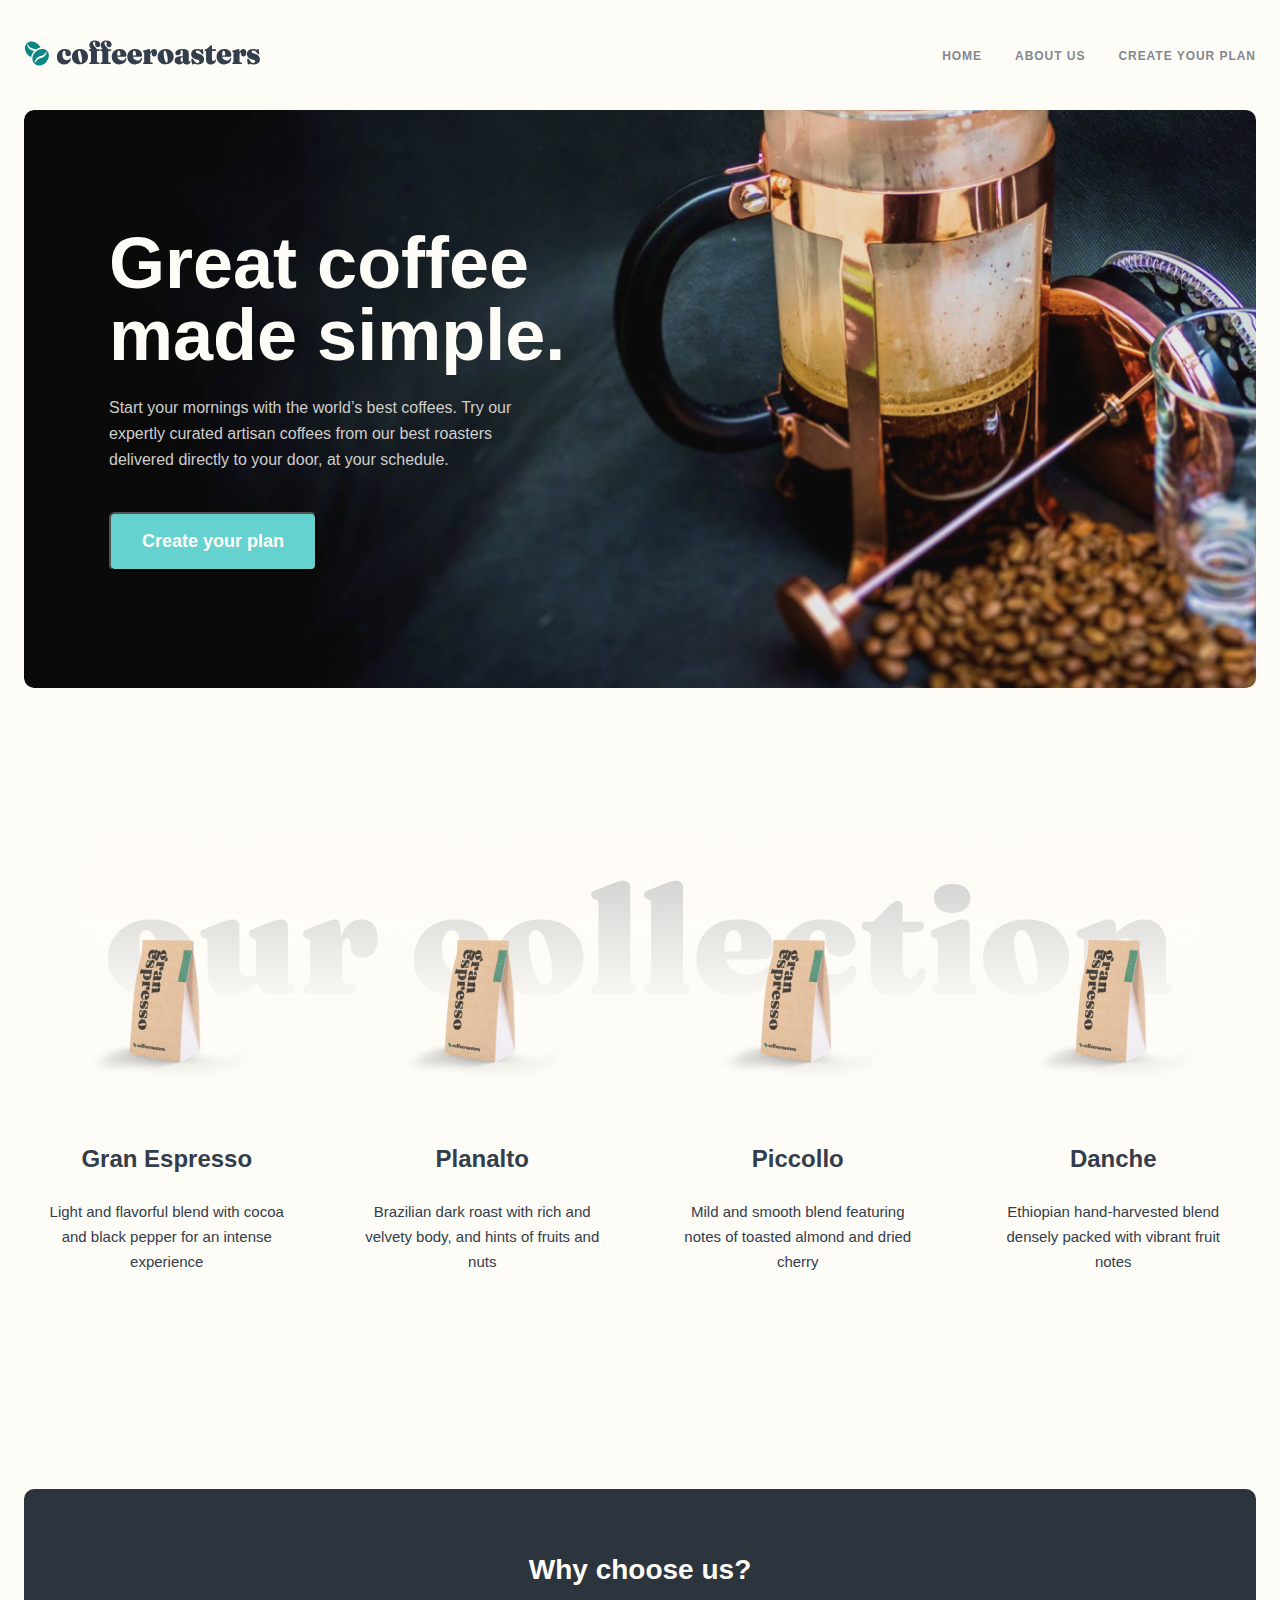
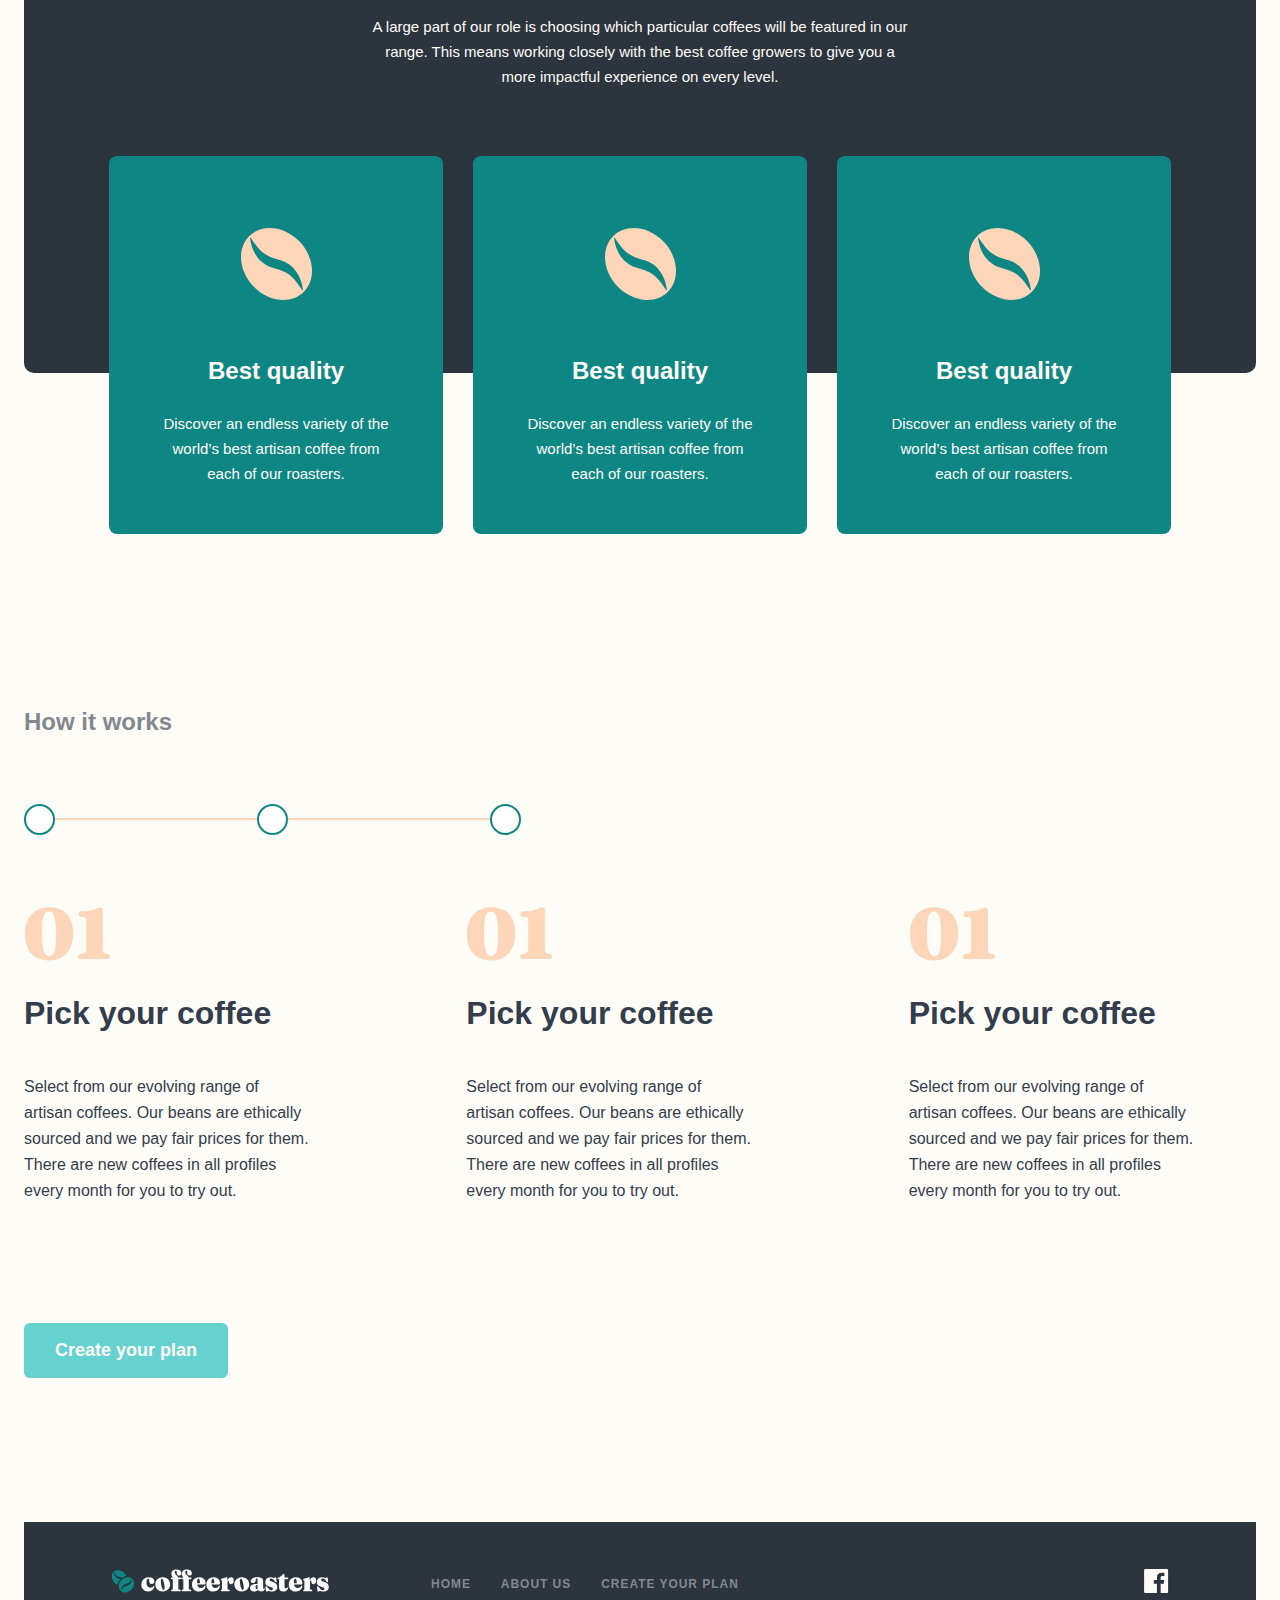
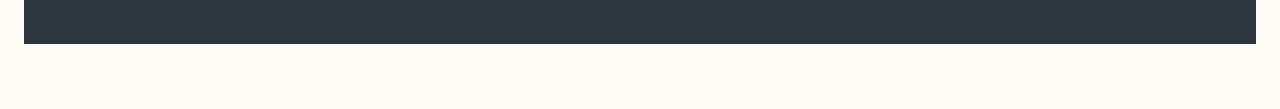
<file: index.html>
<!DOCTYPE html>
<html lang="en">

<head>
    <meta charset="UTF-8">
    <meta name="viewport" content="width=device-width, initial-scale=1.0">
    <link rel="stylesheet" href="https://necolas.github.io/normalize.css/8.0.1/normalize.css">
    <link rel="stylesheet" href="./css/main.css">
    <title>Document</title>
</head>

<body>
    <header class="header">
        <div class="container">
            <div class="header_block">
                <a class="header_logo" href="#">
                    <img src="./img/res_01.svg" alt="img">
                </a>
                <nav>
                    <ul class="header_list">
                        <li class="header_item">
                            <a class="header_link" href="#">HOME</a>
                        </li>
                        <li class="header_item">
                            <a class="header_link" href="./about_us.html">ABOUT US</a>
                        </li>
                        <li class="header_item">
                            <a class="header_link" href="#">Create your plan</a>
                        </li>
                    </ul>
                    <button class="header_btn"></button>
                </nav>
            </div>
        </div>
    </header>
    <main>
        <section class="hero">
            <div class="container">
                <div class="hero_block">
                    <h1 class="hero_title">Great coffee
                        made simple.</h1>
                    <p class="hero_text">Start your mornings with the world’s best coffees. Try our expertly curated
                        artisan coffees from our best roasters delivered directly to your door, at your schedule.</p>
                    <button class="hero_btn">Create your plan</button>
                </div>
            </div>
        </section>
        <section class="about">
            <div class="container">
                <div class="about_block">
                    <div class="imgs">
                    </div>
                    <ul class="about_list">
                        <li class="about_item">
                            <div class="imgss">
                                <img class="about_img" src="./img/about_inner_tablet.png" alt="img">
                            </div>
                            <div class="about_content">
                                <h3 class="about_title">Gran Espresso</h3>
                                <p class="about_text">Light and flavorful blend with cocoa and black pepper for an
                                    intense experience</p>
                            </div>
                        </li>
                        <li class="about_item">
                            <div class="imgss">
                                <img class="about_img" src="./img/about_inner_tablet.png" alt="img">
                            </div>
                            <div class="about_content">
                                <h3 class="about_title">Planalto</h3>
                                <p class="about_text">Brazilian dark roast with rich and velvety body, and hints of
                                    fruits and nuts</p>
                            </div>
                        </li>
                        <li class="about_item">
                            <div class="imgss">
                                <img class="about_img" src="./img/about_inner_tablet.png" alt="img">
                            </div>
                            <div class="about_content">
                                <h3 class="about_title">Piccollo</h3>
                                <p class="about_text">Mild and smooth blend featuring notes of toasted almond and dried
                                    cherry </p>
                            </div>
                        </li>
                        <li class="about_item">
                            <div class="imgss">
                                <img class="about_img" src="./img/about_inner_tablet.png" alt="img">
                            </div>
                            <div class="about_content">
                                <h3 class="about_title">Danche</h3>
                                <p class="about_text">Ethiopian hand-harvested blend densely packed with vibrant fruit
                                    notes</p>
                            </div>
                        </li>
                    </ul>
                </div>
            </div>
        </section>
        <section class="choose">
            <div class="container choose__container">
                <div class="choose__block">
                    <h2 class="choose__title">Why choose us?</h2>
                    <p class="choose__text">
                        A large part of our role is choosing which particular coffees will
                        be featured in our range. This means working closely with the best
                        coffee growers to give you a more impactful experience on every
                        level.
                    </p>
                </div>
                <ul class="choose__list">
                    <li class="choose__item">
                        <div class="choose__wrapper">
                            <h3 class="choose__sub_title">Best quality</h3>
                            <p class="choose__des">
                                Discover an endless variety of the world’s best artisan coffee
                                from each of our roasters.
                            </p>
                        </div>
                    </li>
                    <li class="choose__item">
                        <div class="choose__wrapper">
                            <h3 class="choose__sub_title">Best quality</h3>
                            <p class="choose__des">
                                Discover an endless variety of the world’s best artisan coffee
                                from each of our roasters.
                            </p>
                        </div>
                    </li>
                    <li class="choose__item">
                        <div class="choose__wrapper">
                            <h3 class="choose__sub_title">Best quality</h3>
                            <p class="choose__des">
                                Discover an endless variety of the world’s best artisan coffee
                                from each of our roasters.
                            </p>
                        </div>
                    </li>
                </ul>
            </div>
        </section>
        <section class="works">
            <div class="container">
                <div class="works_block">
                    <div class="works_coment">
                        <h3 class="works_title">How it works</h3>
                    </div>
                    <div class="wrapper">
                        <div class="box">
                            <div class="item item1"></div>
                            <div class="item item2"></div>
                            <div class="item item3"></div>
                        </div>
                    </div>
                    <ul class="works_list">
                        <li class="works_item">
                            <div class="works_img">
                                <img src="./img/works_mobil.svg" alt="img">
                            </div>
                            <h3 class="works_in_title">Pick your coffee</h3>
                            <p class="works_in_text">Select from our evolving range of artisan coffees. Our beans are
                                ethically sourced and we pay fair prices for them. There are new coffees in all profiles
                                every month for you to try out.</p>
                        </li>
                        <li class="works_item">
                            <div class="works_img">
                                <img src="./img/works_mobil.svg" alt="img">
                            </div>
                            <h3 class="works_in_title">Pick your coffee</h3>
                            <p class="works_in_text">Select from our evolving range of artisan coffees. Our beans are
                                ethically sourced and we pay fair prices for them. There are new coffees in all profiles
                                every month for you to try out.</p>
                        </li>
                        <li class="works_item">
                            <div class="works_img">
                                <img src="./img/works_mobil.svg" alt="img">
                            </div>
                            <h3 class="works_in_title">Pick your coffee</h3>
                            <p class="works_in_text">Select from our evolving range of artisan coffees. Our beans are
                                ethically sourced and we pay fair prices for them. There are new coffees in all profiles
                                every month for you to try out.</p>
                        </li>
                    </ul>
                    <button class="works_btn">Create your plan</button>
                </div>
            </div>
        </section>
    </main>
    <footer class="footer">
        <div class="container">
            <div class="footer_block">
                <div class="footer_com">
                    <div class="footer_coment">
                        <img src="./img/footer_mobil.svg" alt="img">
                    </div>
                    <ul class="footer_list">
                        <!-- <li class="footer_item_1">
                            <ul class="fo_list"> -->
                                <li class="fo_item">
                                    <a class="footer_link" href="#">HOME</a>
                                </li>
                                <li class="fo_item">
                                    <a class="footer_link" href="#">ABOUT US</a>
                                </li>
                                <li class="fo_item">
                                    <a class="footer_link" href="#">Create your plan</a>
                                </li>
                            <!-- </ul>
                        </li> -->
                        <!-- <li class="footer_item_2"> -->
    
                        <!-- </li> -->
                    </ul>
                </div>
                <ul class="fot_list">
                    <li class="fot_item">
                        <a href="#">
                            <img src="./img/footer_mobile_1.svg" alt="img">
                        </a>
                    </li>                   
                </ul>
            </div>
        </div>
    </footer>
</body>

</html>
</file>
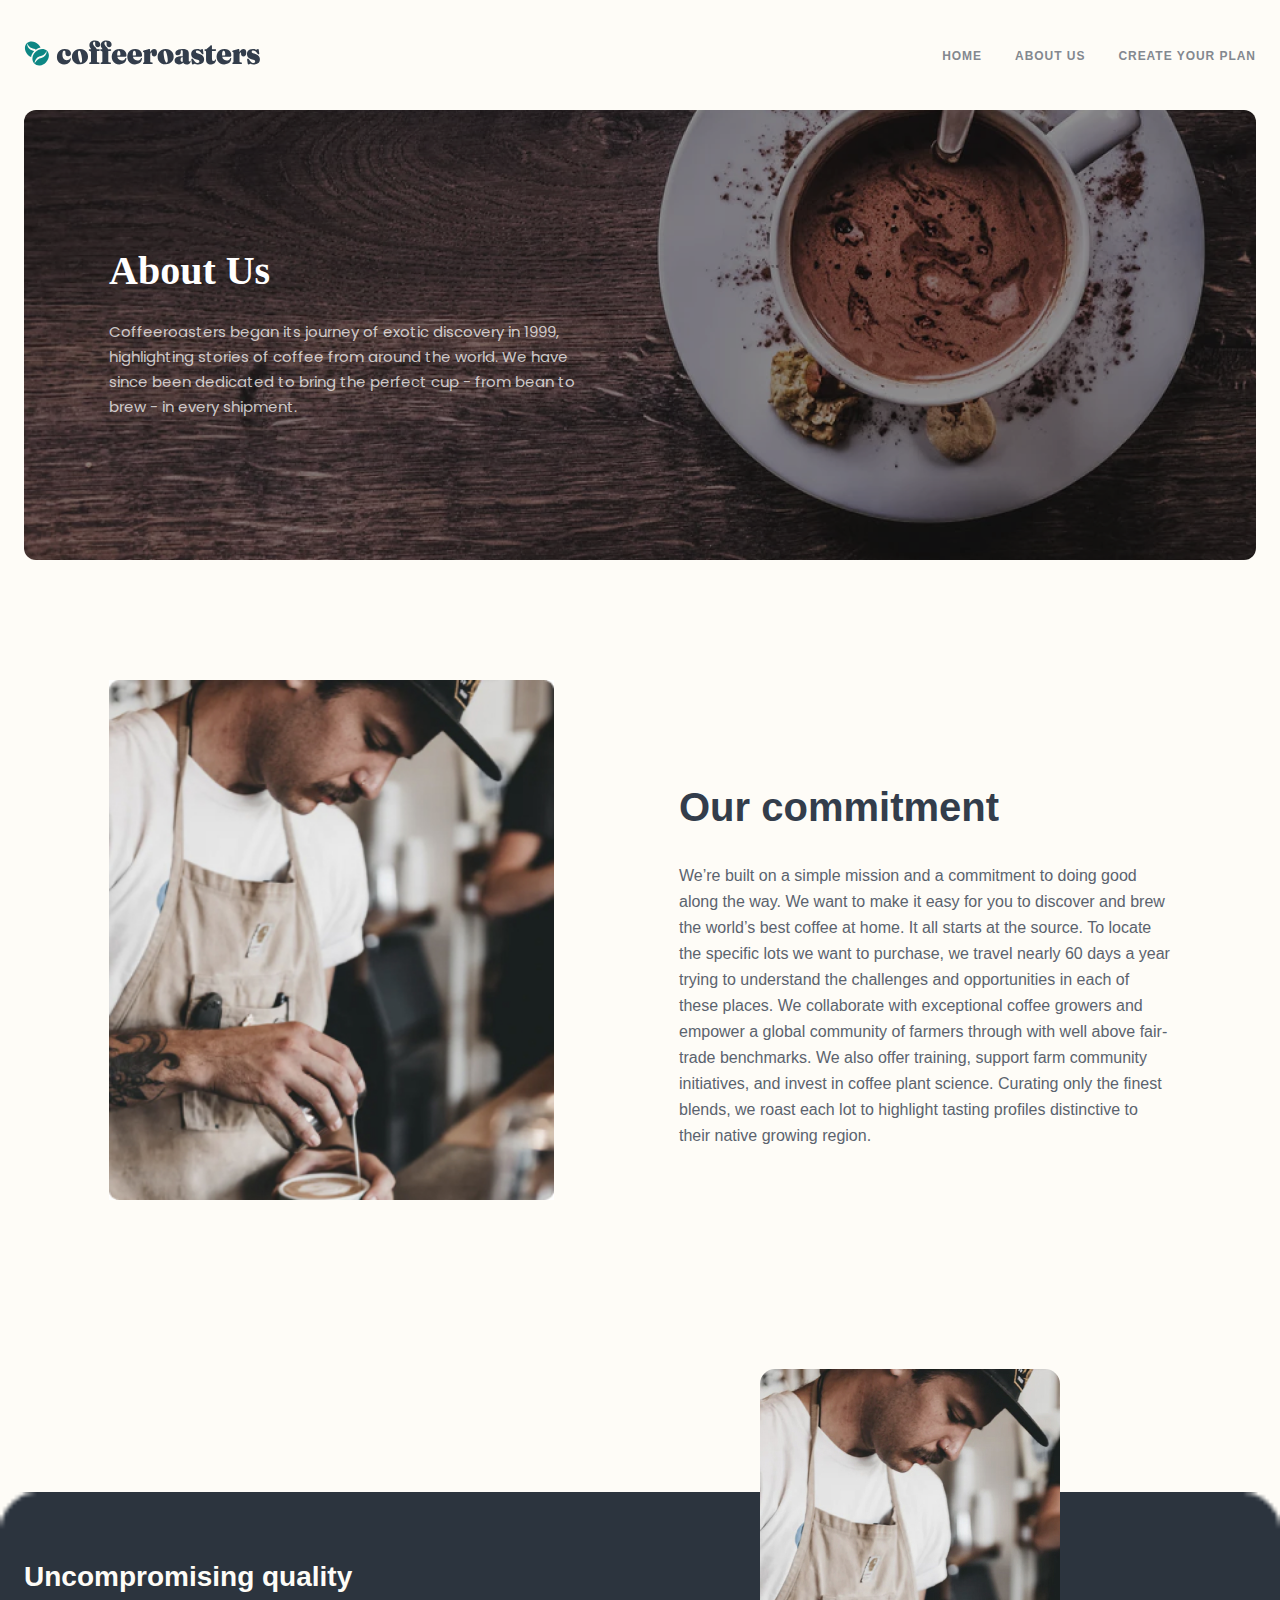
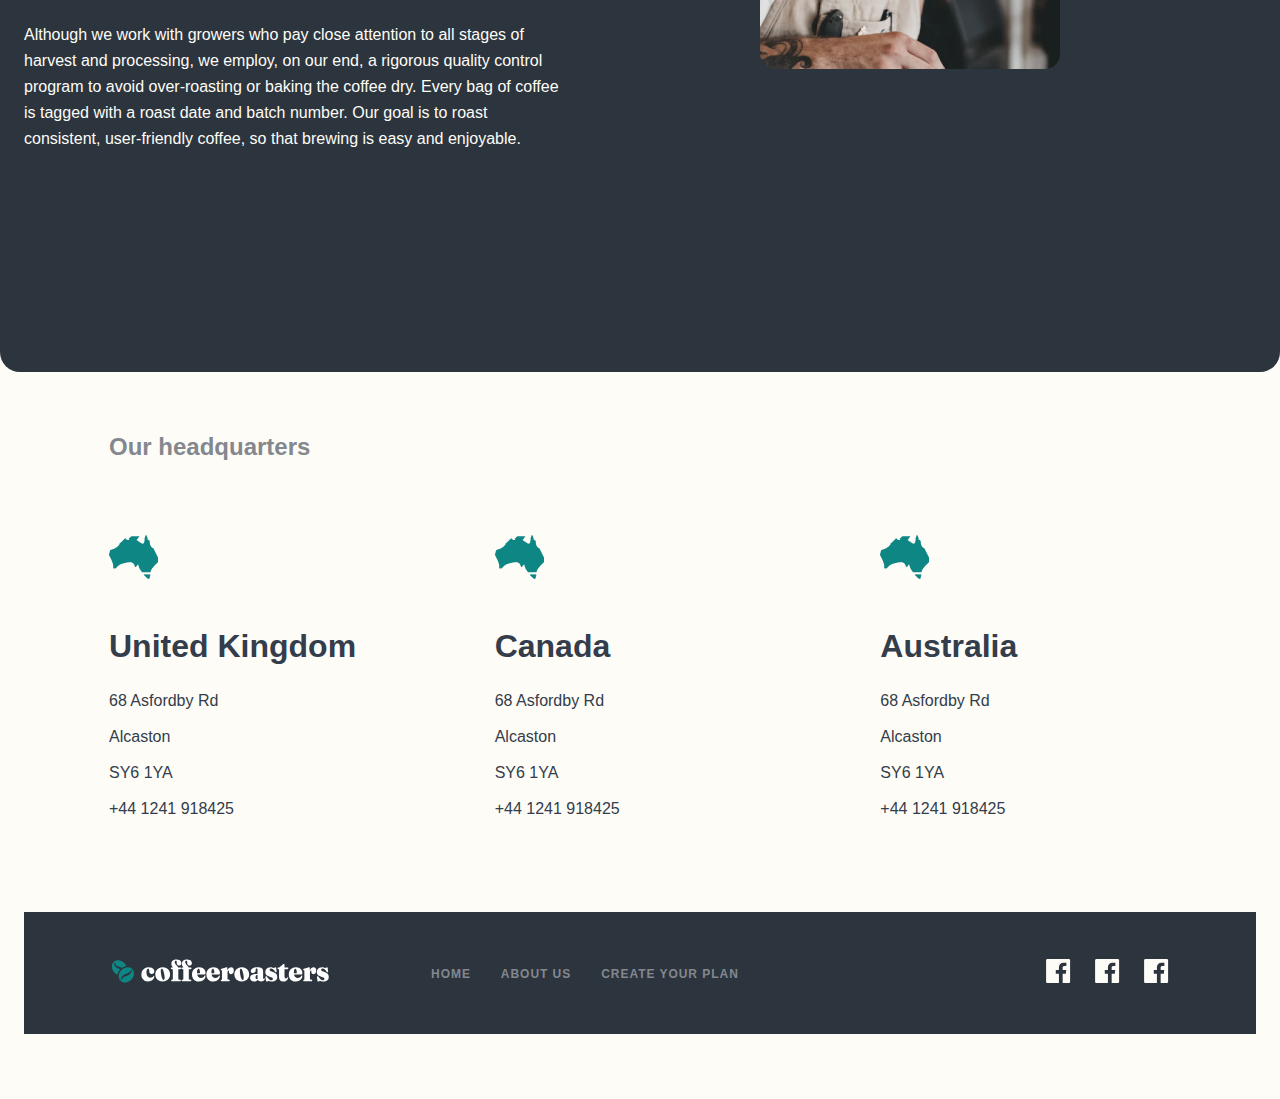
<file: about_us.html>
<!DOCTYPE html>
<html lang="en">

<head>
    <meta charset="UTF-8">
    <meta name="viewport" content="width=device-width, initial-scale=1.0">
    <link rel="stylesheet" href="./css/main.css">
    <title>Document</title>
</head>

<body>
    <header class="header">
        <div class="container">
            <div class="header_block">
                <a class="header_logo" href="#">
                    <img src="./img/res_01.svg" alt="img">
                </a>
                <nav>
                    <ul class="header_list">
                        <li class="header_item">
                            <a class="header_link" href="./index.html">HOME</a>
                        </li>
                        <li class="header_item">
                            <a class="header_link" href="./about_us.html">ABOUT US</a>
                        </li>
                        <li class="header_item">
                            <a class="header_link" href="#">Create your plan</a>
                        </li>
                    </ul>
                    <button class="header_btn"></button>
                </nav>
            </div>
        </div>
    </header>
    <main>
        <section class="heros">
            <div class="container">
                <div class="heros__div ">
                    <p class="heros__text-1">About Us</p>
                    <p class="heros__text-2">
                        Coffeeroasters began its journey of exotic discovery in 1999, <br>highlighting stories of coffee
                        from around the world. We have <br>since been dedicated to bring the perfect cup - from bean to
                        <br>brew - in every shipment.
                    </p>
                </div>
            </div>
        </section>
        <section class="our">
            <div class="container">
                <div class="our_block">
                    <div class="our_img">
                        <img class="our_imgs" src="./img/our_mobile.jpg" alt="img">
                    </div>
                    <div class="our_content">
                        <h2 class="our_title">Our commitment</h2>
                        <p class="our_text">We’re built on a simple mission and a commitment to doing good along the
                            way. We want to make it easy for you to discover and brew the world’s best coffee at home.
                            It all starts at the source. To locate the specific lots we want to purchase, we travel
                            nearly 60 days a year trying to understand the challenges and opportunities in each of these
                            places. We collaborate with exceptional coffee growers and empower a global community of
                            farmers through with well above fair-trade benchmarks. We also offer training, support farm
                            community initiatives, and invest in coffee plant science. Curating only the finest blends,
                            we roast each lot to highlight tasting profiles distinctive to their native growing region.
                        </p>
                    </div>
                </div>
            </div>
        </section>
        <section class="quality">
            <div class="container">
                <div class="quality_block">
                    <div class="quality_item">
                        <img class="quality_img" src="./img/quality_mobile.jpg" alt="img">
                    </div>
                    <div class="quality_title">
                        <h3 class="quality_tx">Uncompromising quality</h3>
                        <p class="quality_text">Although we work with growers who pay close attention to all stages of
                            harvest and processing, we employ, on our end, a rigorous quality control program to avoid
                            over-roasting or baking the coffee dry. Every bag of coffee is tagged with a roast date and
                            batch number. Our goal is to roast
                            consistent, user-friendly coffee, so that brewing is easy and enjoyable.</p>
                    </div>
                </div>
            </div>
        </section>
        <section class="headquarters">
            <div class="container">
                <div class="quar_block">
                    <div class="quar_coment">
                        <h3 class="quar_title">Our headquarters</h3>
                    </div>
                    <div class="quar_content">
                        <ul class="quar_list">
                            <li class="quar_item">
                                <div class="quar_imgs">
                                    <img src="./img/avstriya.png" alt="img">
                                </div>
                                <div class="quar_texts">
                                    <h2 class="quar_in_title">United Kingdom</h2>
                                    <ul class="quar_in_list">
                                        <li class="quar_in_item">
                                            <a class="quar_link" href="#">68  Asfordby Rd</a>
                                        </li>
                                        <li class="quar_in_item">
                                            <a class="quar_link" href="#">Alcaston</a>
                                        </li>
                                        <li class="quar_in_item">
                                            <a class="quar_link" href="#">SY6 1YA</a>
                                        </li>
                                        <li class="quar_in_item">
                                            <a class="quar_link" href="#">+44 1241 918425</a>
                                        </li>
                                    </ul>
                                </div>
                            </li>
                            <li class="quar_item">
                                <div class="quar_imgs">
                                    <img src="./img/avstriya.png" alt="img">
                                </div>
                                <div class="quar_texts">
                                    <h2 class="quar_in_title">Canada</h2>
                                    <ul class="quar_in_list">
                                        <li class="quar_in_item">
                                            <a class="quar_link" href="#">68  Asfordby Rd</a>
                                        </li>
                                        <li class="quar_in_item">
                                            <a class="quar_link" href="#">Alcaston</a>
                                        </li>
                                        <li class="quar_in_item">
                                            <a class="quar_link" href="#">SY6 1YA</a>
                                        </li>
                                        <li class="quar_in_item">
                                            <a class="quar_link" href="#">+44 1241 918425</a>
                                        </li>
                                    </ul>
                                </div>
                            </li>
                            <li class="quar_item">
                                <div class="quar_imgs">
                                    <img src="./img/avstriya.png" alt="img">
                                </div>
                                <div class="quar_texts">
                                    <h2 class="quar_in_title">Australia</h2>
                                    <ul class="quar_in_list">
                                        <li class="quar_in_item">
                                            <a class="quar_link" href="#">68  Asfordby Rd</a>
                                        </li>
                                        <li class="quar_in_item">
                                            <a class="quar_link" href="#">Alcaston</a>
                                        </li>
                                        <li class="quar_in_item">
                                            <a class="quar_link" href="#">SY6 1YA</a>
                                        </li>
                                        <li class="quar_in_item">
                                            <a class="quar_link" href="#">+44 1241 918425</a>
                                        </li>
                                    </ul>
                                </div>
                            </li>
                        </ul>
                    </div>
                </div>
            </div>
        </section>
    </main>
    <footer class="footer">
        <div class="container">
            <div class="footer_block">
                <div class="footer_com">
                    <div class="footer_coment">
                        <img src="./img/footer_mobil.svg" alt="img">
                    </div>
                    <ul class="footer_list">
                        <!-- <li class="footer_item_1">
                            <ul class="fo_list"> -->
                                <li class="fo_item">
                                    <a class="footer_link" href="#">HOME</a>
                                </li>
                                <li class="fo_item">
                                    <a class="footer_link" href="#">ABOUT US</a>
                                </li>
                                <li class="fo_item">
                                    <a class="footer_link" href="#">Create your plan</a>
                                </li>
                            <!-- </ul>
                        </li> -->
                        <!-- <li class="footer_item_2"> -->
    
                        <!-- </li> -->
                    </ul>
                </div>
                <ul class="fot_list">
                    <li class="fot_item">
                        <img src="./img/footer_mobile_1.svg" alt="img">
                    </li>
                    <li class="fot_item">
                        <img src="./img/footer_mobile_1.svg" alt="img">
                    </li>
                    <li class="fot_item">
                        <img src="./img/footer_mobile_1.svg" alt="img">
                    </li>
                </ul>
            </div>
        </div>
    </footer>
</body>

</html>
</file>
<file: css/main.css>
@import url("https://fonts.googleapis.com/css2?family=Poppins:ital,wght@0,100;0,200;0,300;0,400;0,500;0,600;0,700;0,800;0,900;1,100;1,200;1,300;1,400;1,500;1,600;1,700;1,800;1,900&display=swap");
html {
  -webkit-box-sizing: border-box;
          box-sizing: border-box;
}

*,
::before,
::after {
  -webkit-box-sizing: inherit;
          box-sizing: inherit;
}

ul,
ol {
  list-style: none;
  padding: 0;
  margin: 0;
}

a {
  text-decoration: none;
  display: inline-block;
}

h1,
h2,
h3,
h4,
h5,
p {
  margin: 0;
}

img {
  width: auto;
  height: auto;
}

body {
  overflow-x: hidden;
  margin: 0;
  font-family: "Rubik", sans-serif;
  background-color: #FEFCF7;
}

:root {
  --c1-a: #151515;
  --c1-b: #575757;
  --c1-c: #a9a9a9;
  --c1-d: #d1d1d1;
  --c1-e: #ebebeb;
  --c1-f: #f5f5f5;
  --c1-h: #f9f9f9;
  --c1-j: #fff;
  --c1-i: #fdfdfd;
  --c2-a: #6a983c;
  --c2-b: #46760a;
  --c2-c: #92c064;
  --c2-d: #c8deb3;
  --c2-e: #f4f8ec;
  --c3-a: #d0a866;
  --c3-b: #b28a48;
  --c3-c: #ecd2a6;
  --c3-d: #faedd8;
  --c3-e: #fff9f0;
  --c4-a: #e5704b;
  --c4-b: #c7522d;
  --c4-c: #eb8d70;
  --c4-d: #f7c6b7;
  --c4-e: #fff1ed;
  --c5-a: #37d0d6;
  --c5-b: #19b2b8;
  --c5-c: #7cd0d3;
  --c5-d: #b9e6e8;
  --c5-e: #ecf6f6;
}

.container {
  max-width: 1328px;
  margin-left: auto;
  margin-right: auto;
  padding-left: 24px;
  padding-right: 24px;
}

.about_block {
  border-radius: 10px;
  text-align: center;
}

.about {
  padding-top: 120px;
  padding-bottom: 47px;
  background-image: url(../img/about_tablet.png);
  margin-left: auto;
  margin-right: auto;
  background-repeat: no-repeat;
  background-position: top center;
}

.about_img {
  margin-bottom: 24px;
}

.about_title {
  font-weight: 900;
  font-size: 24px;
  line-height: 133%;
  margin-bottom: 16px;
  color: #333d4b;
}

.about_text {
  font-weight: 400;
  font-size: 15px;
  line-height: 167%;
  color: #333d4b;
}

.about_item {
  text-align: center;
  margin-bottom: 48px;
}

@media screen and (min-width: 768px) {
  .about {
    background-image: url(../img/about_mobiles.png);
    background-position: top 57px center;
  }
  .about_title {
    font-size: 24px;
    line-height: 133%;
    text-align: start;
  }
  .about_text {
    width: 282px;
    font-size: 15px;
    text-align: start;
    line-height: 167%;
  }
  .about_item {
    padding: 0 98px;
    display: -webkit-box;
    display: -ms-flexbox;
    display: flex;
    -webkit-box-align: center;
        -ms-flex-align: center;
            align-items: center;
    gap: 36px;
  }
}
@media screen and (min-width: 1210px) {
  .about {
    background-image: url(../img/about_desctop.png);
    background-position: top 10px center;
  }
  .about_title {
    font-size: 24px;
    text-align: center;
    line-height: 133%;
    margin-bottom: 24px;
  }
  .about_text {
    width: 254px;
    font-size: 15px;
    line-height: 167%;
    text-align: center;
  }
  .about_item {
    -webkit-box-orient: vertical;
    -webkit-box-direction: normal;
        -ms-flex-direction: column;
            flex-direction: column;
  }
  .about_list {
    gap: 30px;
    display: -webkit-box;
    display: -ms-flexbox;
    display: flex;
  }
  .about_item {
    margin-left: auto;
    margin-right: auto;
  }
  .about_item {
    padding: 0;
    text-align: center;
  }
}
.header {
  padding-top: 40px;
  padding-bottom: 40px;
}

.header_btn {
  width: 16px;
  height: 16px;
  border-color: transparent;
  border: none;
  background-repeat: no-repeat;
  background-image: url(../img/res_2.svg);
  cursor: pointer;
  background-position: center;
}

.header_block {
  display: -webkit-box;
  display: -ms-flexbox;
  display: flex;
  -webkit-box-align: center;
      -ms-flex-align: center;
          align-items: center;
  -webkit-box-pack: justify;
      -ms-flex-pack: justify;
          justify-content: space-between;
}

.header_logo {
  display: inline-block;
  width: 163px;
}

.header_list {
  display: none;
  gap: 33px;
}

@media screen and (min-width: 768px) {
  .header_logo {
    width: 236px;
  }
  .header_btn {
    display: none;
  }
  .header_list {
    display: -webkit-box;
    display: -ms-flexbox;
    display: flex;
  }
}
@media screen and (min-width: 1100px) {
  .header_block {
    display: -webkit-box;
    display: -ms-flexbox;
    display: flex;
    -webkit-box-pack: justify;
        -ms-flex-pack: justify;
            justify-content: space-between;
  }
}
.header_link {
  font-weight: 700;
  font-size: 12px;
  line-height: 125%;
  letter-spacing: 0.08em;
  text-transform: uppercase;
  color: #83888f;
}

.hero_block {
  padding: 100px 24px;
  background-repeat: no-repeat;
  border-radius: 10px;
  background-size: cover;
  text-align: center;
  background-image: url(../img/hero_mobile.png);
}

.hero_title {
  font-weight: 900;
  font-size: 40px;
  line-height: 100%;
  color: #fefcf7;
  margin-bottom: 24px;
}

.hero_text {
  font-weight: 400;
  font-size: 15px;
  line-height: 167%;
  color: #cfcecb;
  margin-bottom: 39px;
}

.hero_btn {
  font-weight: 900;
  background-color: #0E8684;
  font-size: 18px;
  line-height: 139%;
  border-radius: 6px;
  color: #fefcf7;
  padding: 15px 31px;
}

@media screen and (min-width: 768px) {
  .hero_block {
    padding: 104px 58px;
    text-align: start;
    background-image: url(../img/hero_tablet.png);
  }
  .hero_title {
    font-size: 48px;
    line-height: 100%;
    width: 350px;
  }
  .hero_text {
    font-size: 15px;
    width: 398px;
    line-height: 167%;
  }
}
@media screen and (min-width: 992px) {
  .hero_block {
    padding: 117px 85px;
    text-align: start;
    background-image: url(../../img/hero_decstob.png);
  }
  .hero_title {
    font-size: 72px;
    line-height: 100%;
    width: 493px;
  }
  .hero_text {
    font-size: 16px;
    line-height: 162%;
    width: 445px;
  }
  .hero_btn {
    background-color: #66d2cf;
  }
}
.hero {
  padding-bottom: 120px;
}

.choose__text {
  font-family: var(--second-family);
  font-weight: 400;
  font-size: 15px;
  line-height: 167%;
  text-align: center;
  color: #fefcf7;
}

.choose {
  padding-top: 120px;
  padding-bottom: 147px;
}

.choose__title {
  font-family: var(--font-family);
  font-weight: 900;
  font-size: 28px;
  line-height: 100%;
  margin-bottom: 30px;
  text-align: center;
  color: #fefcf7;
}

.choose__block {
  background-color: #2c343e;
  padding: 67px 24px;
  border-radius: 10px;
  position: relative;
}
.choose__block::after {
  content: "";
  position: absolute;
  left: 0;
  border-radius: 10px;
  right: 0;
  height: 600px;
  background-color: #2c343e;
  z-index: -1;
}

.choose__list {
  padding: 0 24px;
}

.choose__item {
  background-color: #0e8784;
  border-radius: 8px;
  padding: 72px 34px 51px 34px;
  margin-bottom: 25px;
  text-align: center;
}
.choose__item::before {
  content: "";
  width: 72px;
  height: 72px;
  margin-bottom: 56px;
  display: inline-block;
  background-repeat: no-repeat;
  background-position: center;
  background-image: url("../../img/choose_tablet.svg");
}

.choose__sub_title {
  font-family: var(--font-family);
  font-weight: 900;
  font-size: 24px;
  line-height: 133%;
  margin-bottom: 24px;
  color: #fefcf7;
}

.choose__des {
  font-family: var(--second-family);
  font-weight: 400;
  font-size: 15px;
  line-height: 167%;
  color: #fefcf7;
}

@media screen and (min-width: 768px) {
  .choose__item {
    display: -webkit-box;
    display: -ms-flexbox;
    display: flex;
    -webkit-box-align: center;
        -ms-flex-align: center;
            align-items: center;
    text-align: start;
    padding: 41px 48px 41px 70px;
    gap: 55px;
  }
  .choose__item::before {
    -ms-flex-negative: 0;
        flex-shrink: 0;
    margin-bottom: 0;
  }
  .choose__list {
    padding: 0 58px;
  }
  .choose__block::after {
    height: 372px;
  }
}
@media screen and (min-width: 1100px) {
  .choose__list {
    display: grid;
    padding: 0 85px;
    gap: 30px;
    grid-template-columns: repeat(3, 1fr);
  }
  .choose__text {
    width: 540px;
    margin-left: auto;
    margin-right: auto;
  }
  .choose__item {
    -webkit-box-orient: vertical;
    -webkit-box-direction: normal;
        -ms-flex-direction: column;
            flex-direction: column;
    text-align: center;
    padding: 72px 48px 48px 48px;
  }
  .choose__block::after {
    height: 284px;
  }
}
.works {
  padding-bottom: 144px;
}

.works_title {
  font-family: var(--font-family);
  font-weight: 900;
  font-size: 24px;
  line-height: 133%;
  text-align: center;
  color: #83888f;
}

.wrapper {
  margin-top: 40px;
  -webkit-perspective: 700px;
          perspective: 700px;
  -webkit-box-align: center;
      -ms-flex-align: center;
          align-items: center;
  display: none;
}

.box {
  width: 497px;
  height: 2px;
  background-color: #fdd6ba;
  -webkit-box-align: center;
      -ms-flex-align: center;
          align-items: center;
  display: -webkit-box;
  display: -ms-flexbox;
  display: flex;
  -webkit-box-pack: center;
      -ms-flex-pack: center;
          justify-content: center;
  position: relative;
}

.item {
  width: 31px;
  height: 31px;
  border-radius: 50%;
  background-color: #fff;
  border: 2px solid #0e8784;
}

.item3 {
  position: absolute;
  right: 0;
}

.item1 {
  position: absolute;
  left: 0;
}

.works_img {
  font-family: var(--font-family);
  font-weight: 900;
  font-size: 72px;
  margin-top: 80px;
  line-height: 100%;
  color: #fdd6ba;
}

.works_in_title {
  font-family: var(--font-family);
  font-weight: 900;
  font-size: 28px;
  line-height: 114%;
  margin-bottom: 24px;
  margin-top: 24px;
  color: #333d4b;
}

.works_in_text {
  font-family: var(--second-family);
  font-weight: 400;
  font-size: 15px;
  line-height: 167%;
  color: #333d4b;
}

.works_item {
  text-align: center;
}

.works_list {
  margin-bottom: 56px;
}

.works_btn {
  font-family: var(--font-family);
  font-weight: 900;
  font-size: 18px;
  line-height: 139%;
  color: #fefcf7;
  padding: 15px 31px;
  margin-left: 55px;
  border: none;
  border-radius: 6px;
  background: #0e8784;
}

@media screen and (min-width: 768px) {
  .works_title {
    font-size: 24px;
    line-height: 133%;
    margin-bottom: 40px;
  }
  .box {
    display: block;
    display: -webkit-box;
    display: -ms-flexbox;
    display: flex;
  }
  .works_in_title {
    margin-bottom: 38px;
    font-size: 28px;
    text-align: start;
    line-height: 114%;
  }
  .wrapper {
    display: -webkit-box;
    display: -ms-flexbox;
    display: flex;
  }
  .works_img {
    text-align: start;
  }
  .works_in_text {
    font-size: 15px;
    line-height: 167%;
    text-align: start;
  }
  .works_list {
    display: grid;
    grid-template-columns: repeat(3, 1fr);
    gap: 10px;
  }
  .works_btn {
    text-align: start;
    margin-left: 0px;
  }
}
@media screen and (min-width: 1100px) {
  .works_title {
    font-size: 24px;
    line-height: 133%;
    margin-bottom: 80px;
    text-align: start;
  }
  .works_in_title {
    font-size: 32px;
    line-height: 112%;
    margin-bottom: 42px;
    width: 255px;
  }
  .box {
    display: block;
    display: -webkit-box;
    display: -ms-flexbox;
    display: flex;
  }
  .works_in_text {
    font-size: 16px;
    line-height: 162%;
    width: 285px;
    margin-bottom: 64px;
  }
  .works_list {
    gap: 95px;
  }
  .works_btn {
    background-color: #66d2cf;
  }
}
.footer {
  padding-bottom: 65px;
}

.footer_link {
  font-family: var(--second-family);
  font-weight: 700;
  font-size: 12px;
  line-height: 125%;
  letter-spacing: 0.08em;
  text-transform: uppercase;
  color: #83888f;
}

.footer_coment {
  text-align: center;
  margin-bottom: 50px;
}

.fo_item {
  margin-bottom: 24px;
  text-align: center;
}

.footer_block {
  padding: 54px 0 55px 0;
  background-color: #2c343e;
}

.fot_list {
  display: -webkit-box;
  display: -ms-flexbox;
  display: flex;
  gap: 24px;
  margin-left: 105px;
}

.footer_item_1 {
  margin-bottom: 49px;
}

@media screen and (min-width: 768px) {
  .footer_coment {
    margin-bottom: 32px;
  }
  .footer_list {
    display: -webkit-box;
    display: -ms-flexbox;
    display: flex;
    -webkit-box-pack: center;
        -ms-flex-pack: center;
            justify-content: center;
    gap: 24px;
    -webkit-box-align: center;
        -ms-flex-align: center;
            align-items: center;
  }
  .fo_list {
    display: -webkit-box;
    display: -ms-flexbox;
    display: flex;
    gap: 33px;
    text-align: center;
  }
  .fot_list {
    margin-left: 0px;
    text-align: center;
    -webkit-box-pack: center;
        -ms-flex-pack: center;
            justify-content: center;
  }
  .footer_block {
    padding-top: 54px;
    padding-bottom: 54px;
  }
}
@media screen and (min-width: 1100px) {
  .footer_block {
    padding: 47px 87px;
    display: -webkit-box;
    display: -ms-flexbox;
    display: flex;
    -webkit-box-pack: justify;
        -ms-flex-pack: justify;
            justify-content: space-between;
    -webkit-box-align: center;
        -ms-flex-align: center;
            align-items: center;
  }
  .footer_com {
    display: -webkit-box;
    display: -ms-flexbox;
    display: flex;
    -webkit-box-align: center;
        -ms-flex-align: center;
            align-items: center;
    gap: 102px;
  }
  .fot_list {
    margin-bottom: 0;
  }
  .footer_coment {
    margin-bottom: 0;
  }
  .fo_item {
    margin-bottom: 0;
  }
  .footer_list {
    display: -webkit-box;
    display: -ms-flexbox;
    display: flex;
    gap: 30px;
    -webkit-box-align: center;
        -ms-flex-align: center;
            align-items: center;
  }
}
.our_img {
  margin-bottom: 48px;
}

.our_title {
  font-family: var(--font-family);
  font-weight: 900;
  font-size: 32px;
  line-height: 150%;
  text-align: center;
  margin-bottom: 30px;
  color: #333d4b;
}

.our_text {
  font-family: var(--second-family);
  font-weight: 400;
  font-size: 15px;
  line-height: 167%;
  text-align: center;
  color: #5b636e;
}

@media screen and (min-width: 768px) {
  .our_block {
    display: -webkit-box;
    display: -ms-flexbox;
    display: flex;
    gap: 69px;
    text-align: center;
  }
  .our_imgs {
    width: 281px;
    height: 470px;
  }
  .our_title {
    font-size: 32px;
    text-align: start;
    line-height: 150%;
    margin-bottom: 30px;
  }
  .our_text {
    font-size: 15px;
    text-align: start;
    line-height: 167%;
  }
}
.our {
  padding-bottom: 120px;
}

@media screen and (min-width: 1210px) {
  .our_block {
    display: -webkit-box;
    display: -ms-flexbox;
    display: flex;
    gap: 125px;
    text-align: center;
    -webkit-box-align: center;
        -ms-flex-align: center;
            align-items: center;
    padding: 0 85px;
  }
  .our_imgs {
    width: 445px;
    height: 520px;
  }
  .our_title {
    font-size: 40px;
    line-height: 120%;
    margin-bottom: 32px;
  }
  .our_text {
    font-size: 16px;
    line-height: 162%;
  }
}
@media screen and (min-width: 0px) {
  .heros__div {
    background-image: url(../../img/heros_desktop.png);
    background-size: cover;
    background-repeat: no-repeat;
    background-position: center;
    width: 100%;
    height: 400px;
    border-radius: 12px;
    padding: 111px 24px 87px 24px;
  }
  .heros__div .heros__text-1 {
    font-family: "Fraunces", serif;
    font-size: 28px;
    font-weight: 900;
    line-height: 28px;
    text-align: center;
    color: #fff;
  }
  .heros__div .heros__text-2 {
    font-family: "Poppins", sans-serif;
    font-size: 15px;
    font-weight: 400;
    line-height: 25px;
    text-align: center;
    margin-top: 24px;
    color: rgba(255, 255, 255, 0.7411764706);
  }
}
.heros {
  padding-bottom: 120px;
}

@media screen and (min-width: 765px) {
  .heros__div {
    padding: 118px 0px 118px 58px;
  }
  .heros__div .heros__text-1 {
    font-size: 34px;
    line-height: 40px;
    text-align: left;
  }
  .heros__div .heros__text-2 {
    text-align: left;
  }
}
@media screen and (min-width: 1210px) {
  .heros__div {
    height: 450px;
    padding: 137px 0px 137px 85px;
  }
  .heros__div .heros__text-1 {
    font-size: 40px;
    line-height: 48px;
  }
}
.quality_tx {
  font-family: var(--font-family);
  font-weight: 900;
  font-size: 28px;
  line-height: 100%;
  text-align: center;
  color: #fefcf7;
  margin-top: 64px;
}

.quality_text {
  font-family: var(--second-family);
  font-weight: 400;
  font-size: 15px;
  line-height: 167%;
  text-align: center;
  color: #fefcf7;
  margin-top: 24px;
  padding-bottom: 61px;
}

.quality_item {
  text-align: center;
  width: 279px;
  margin: 0 auto;
}

.quality_img {
  margin-top: -25%;
  width: 100%;
  height: auto;
}

.quality {
  background-repeat: no-repeat;
  background-image: url("../../img/quality_mobile_1.png");
  background-size: cover;
  border-radius: 20px;
  padding-bottom: 59px;
}

.quality_block {
  margin-top: 120px;
  margin-bottom: 100px;
}

.quality__item {
  display: none;
  text-align: center;
}

@media screen and (min-width: 768px) {
  .quality_item {
    width: 573px;
  }
  .quality_text {
    width: 540px;
    margin: 0 auto;
    margin-top: 24px;
  }
  .quality_tx {
    line-height: 150%;
  }
}
@media screen and (min-width: 992px) {
  .quality_block {
    display: -webkit-box;
    display: -ms-flexbox;
    display: flex;
    -webkit-box-orient: horizontal;
    -webkit-box-direction: reverse;
        -ms-flex-direction: row-reverse;
            flex-direction: row-reverse;
  }
  .quality_img {
    display: none;
  }
  .quality_item {
    background-repeat: no-repeat;
    background-image: url("../img/our_mobile.jpg");
    width: 300px;
    height: 300px;
    border-radius: 15px;
    margin-top: -10%;
  }
  .quality_tx {
    text-align: start;
  }
  .quality_text {
    width: 540px;
    text-align: start;
    font-family: var(--second-family);
    font-weight: 400;
    font-size: 16px;
    line-height: 162%;
    color: #fefcf7;
  }
}
.quar_title {
  font-family: var(--font-family);
  font-weight: 900;
  font-size: 24px;
  line-height: 133%;
  text-align: center;
  margin-bottom: 72px;
  margin-top: 59px;
  color: #83888f;
}

.quar_item {
  margin-bottom: 80px;
}

.quar_in_title {
  font-family: var(--font-family);
  font-weight: 900;
  font-size: 28px;
  line-height: 129%;
  text-align: center;
  margin-bottom: 22px;
  color: #333d4b;
}

.quar_link {
  font-family: var(--second-family);
  font-weight: 400;
  font-size: 16px;
  line-height: 162%;
  text-align: center;
  color: #333d4b;
  margin-bottom: 10px;
}

.quar_item {
  text-align: center;
}

.quar_imgs {
  margin-bottom: 48px;
}

@media screen and (min-width: 768px) {
  .quar_title {
    font-size: 24px;
    margin-bottom: 72px;
    line-height: 133%;
    text-align: start;
  }
  .quar_imgs {
    margin-bottom: 49px;
    text-align: start;
  }
  .quar_in_title {
    font-size: 24px;
    line-height: 150%;
    text-align: start;
    margin-bottom: 21px;
  }
  .quar_list {
    gap: 10px;
    display: grid;
    grid-template-columns: repeat(3, 1fr);
  }
  .quar_in_list {
    text-align: start;
  }
  .quar_link {
    font-size: 16px;
    line-height: 162%;
  }
}
@media screen and (min-width: 1210px) {
  .quar_title {
    font-size: 24px;
    line-height: 133%;
    margin-bottom: 72px;
  }
  .quar_imgs {
    margin-bottom: 46px;
  }
  .quar_in_title {
    font-size: 32px;
    line-height: 112%;
    margin-bottom: 24px;
  }
  .quar_link {
    font-size: 16px;
    line-height: 162%;
  }
  .quar_list {
    gap: 95px;
  }
}
.headquarters {
  padding: 0 85px;
}/*# sourceMappingURL=main.css.map */
</file>
